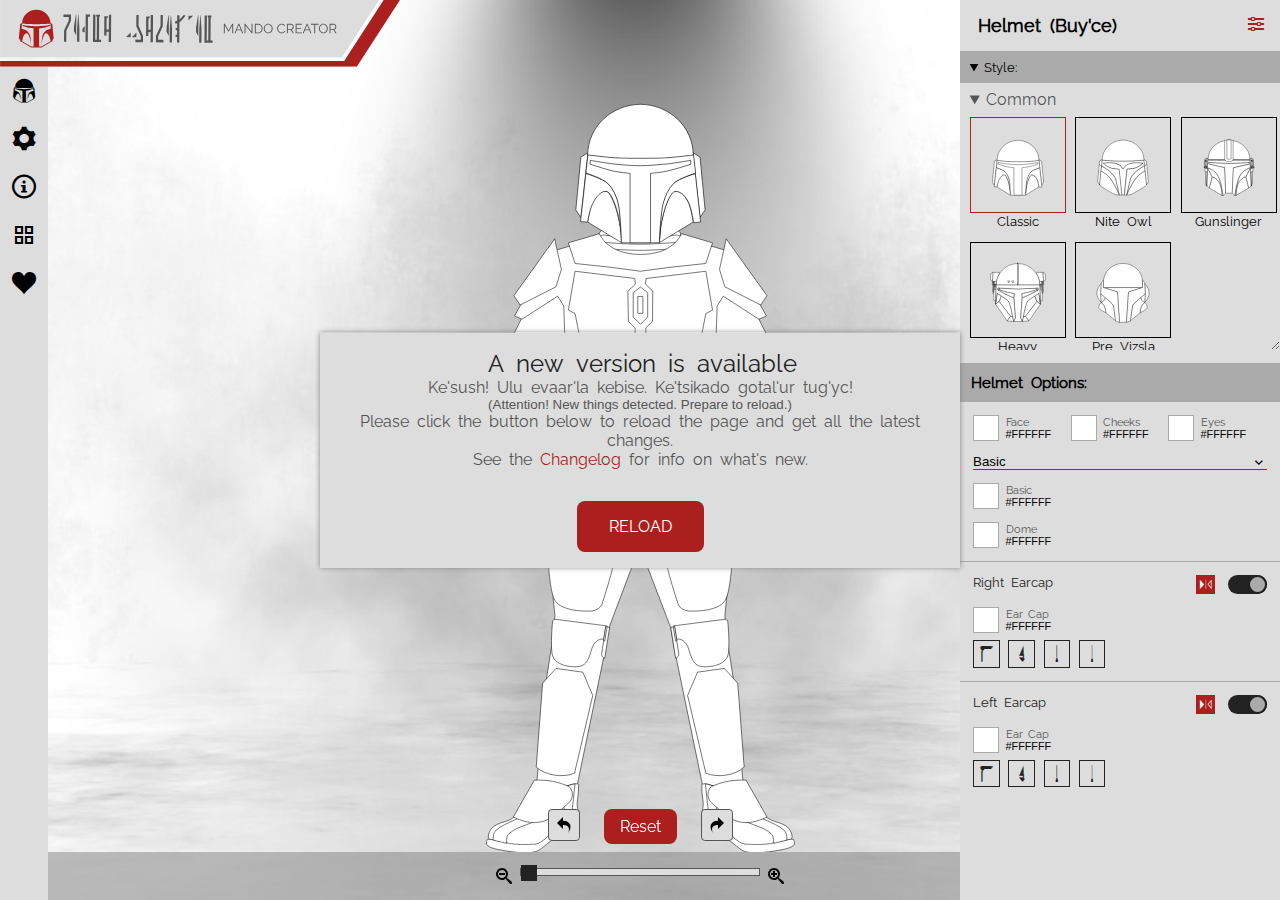
<file: index.html>
<!DOCTYPE html>
<html lang="en">
	<head>
		<meta charset="utf-8" />
		<!-- Google Tag Manager -->
		<script>(function(w,d,s,l,i){w[l]=w[l]||[];w[l].push({'gtm.start': new Date().getTime(),event:'gtm.js'});var f=d.getElementsByTagName(s)[0], j=d.createElement(s),dl=l!='dataLayer'?'&l='+l:'';j.async=true;j.src= 'https://www.googletagmanager.com/gtm.js?id='+i+dl;f.parentNode.insertBefore(j,f); })(window,document,'script','dataLayer','GTM-WDVDR2H');</script>
		<!-- End Google Tag Manager -->
		<!-- Global site tag (gtag.js) - Google Analytics -->
		<script async src="https://www.googletagmanager.com/gtag/js?id=UA-182105390-1"></script>
		<script>
		  window.dataLayer = window.dataLayer || [];
		  function gtag(){if(window.location.hostname!=="mandocreator.com")return;dataLayer.push(arguments);}
		  gtag('js', new Date());
		  gtag('config', 'UA-182105390-1');
		</script>
		<!-- End Google Analytics -->
		<meta http-equiv="x-ua-compatible" content="ie=edge" />
		<meta name="viewport" content="width=device-width, initial-scale=1.0, maximum-scale=1.0, user-scalable=0" />
		<meta name="description" content="Design your custom set of mandalorian Armor, also known as Beskar'gam. Choose from dozens of options, and bring your vision to life! Whether it's for Cosplay or an RPG character, the perfect design is only a few clicks away." />

		<meta property="og:title" content="MandoCreator" />
		<meta property="og:description" content="Design your custom set of mandalorian Armor, also known as Beskar'gam. Choose from dozens of options, and bring your vision to life! Whether it's for Cosplay or an RPG character, the perfect design is only a few clicks away." />
		<meta property="og:url" content="http://www.mandocreator.com/index.html" />
		<meta property="og:image" content="http://www.mandocreator.com/assets/header.jpg" />
		<meta name="twitter:title" content="MandoCreator" />
		<meta name="twitter:description" content="Design your custom set of mandalorian Armor, also known as Beskar'gam. Choose from dozens of options, and bring your vision to life! Whether it's for Cosplay or an RPG character, the perfect design is only a few clicks away." />
		<meta name="twitter:image" content="http://www.mandocreator.com/assets/header.jpg" />
		<meta name="twitter:card" content="summary_large_image" />

		<meta name="keywords" content="MandoCreator,Mando,Creator,Beskar'gam,Armor,Mandalorian,Design,Beskar" />
		<meta name="author" content="Foilrose Studio, Cin Vhetin" />
		<link rel="stylesheet" href="stylesheet.css" />
		<link rel="stylesheet" href="color.css" />
		<link rel="apple-touch-icon" sizes="180x180" href="assets/apple-touch-icon.png" />
		<link rel="icon" type="image/png" sizes="32x32" href="assets/favicon-32x32.png" />
		<link rel="icon" type="image/png" sizes="16x16" href="assets/favicon-16x16.png" />
		<link rel="manifest" href="mandocreator.webmanifest" />
		<link rel="mask-icon" href="assets/safari-pinned-tab.svg" color="#ab1f1f" />
		<meta name="msapplication-TileColor" content="#b91d47" />
		<meta name="theme-color" content="#ffffff" />
		<title>MandoCreator</title>
		<script type="application/ld+json">
		{
			"@context": "https://schema.org",
			"@type": "WebApplication",
			"name": "MandoCreator",
			"applicationCategory": "DesignApplicatioN",
			"browserRequirements": "requires HTML5 support",
			"operatingSystem": "Any",
			"softwareVersion": "3.1",
			"offers": {
				"@type": "Offer",
				"price": "0",
				"priceCurrency": "USD"
			},
			"aggregateRating": {
				"@type": "AggregateRating",
				"ratingValue": "4.5",
				"ratingCount": "130"
			}
		}
		</script>
	</head>
	<body class="light_mode" onload="onload()">
		<noscript><iframe src="https://www.googletagmanager.com/ns.html?id=GTM-WDVDR2H" height="0" width="0" style="display:none;visibility:hidden"></iframe></noscript>
		<nav>
			<svg class="title" viewBox="0 0 420 70"><g id="title"></g></svg>
			<div id="left_nav">
				<span class="nav_icon">&#xE905;</span>
				<div id="parts_list" class="sub_nav">
					<input type="radio" name="parts_list" id="HelmetRadio" value="Helmet (Buy'ce)" onchange="openArmorFolder('Helmet')" checked hidden/>
					<label for="HelmetRadio" class="nav_label"><span class="nav_icon">&#xE905;</span>Helmet (Buy'ce)</label>
					<input type="radio" name="parts_list" id="SoftPartsRadio" value="Flight Suit (Kute)" onchange="openArmorFolder('SoftParts')" hidden/>
					<label for="SoftPartsRadio" class="nav_label"><span class="nav_icon">&#xE907;</span>Flight Suit (Kute)</label>
					<input type="radio" name="parts_list" id="UpperArmorRadio" value="Upper Body" onchange="openArmorFolder('UpperArmor')" hidden/>
					<label for="UpperArmorRadio" class="nav_label"><span class="nav_icon">&#xE908;</span>Upper Body</label>
					<input type="radio" name="parts_list" id="LowerArmorRadio" value="Lower Body" onchange="openArmorFolder('LowerArmor')" hidden/>
					<label for="LowerArmorRadio" class="nav_label"><span class="nav_icon">&#xE906;</span>Lower Body</label>
					<input type="radio" name="parts_list" id="BackRadio" value="Back" onchange="openArmorFolder('Back')" hidden/>
					<label for="BackRadio" class="nav_label"><span class="nav_icon">&#xE904;</span>Back (Norac)</label>
				</div>
				<span class="nav_icon">&#xE921;</span>
				<div id="settings_list" class="sub_nav">
					<input type="radio" name="sex" class="toggle_sex" id="male" checked onchange="Settings.Sex(false)"
					><label for="male" class="label_sex"><span class="nav_icon">&#xe901;</span></label
					><input type="radio" name="sex" class="toggle_sex" id="female" onchange="Settings.Sex(true)"
					><label for="female" class="label_sex"><span class="nav_icon">&#xe902;</span></label>
					<input id="background_upload" type="file" accept="image/*" hidden/>
					<label for="background_upload" class="nav_label"><span class="nav_icon">&#xF03E;</span>Upload Background</label>
					<button id="reset_wrapper" class="nav_label" onclick="Settings.DarkMode(find('color_scheme_picker').checked)"><span class="nav_icon">&#xF021;</span>Reset Background</button>
					<input id="reupload" type="file" accept="image/svg+xml" hidden/>
					<label for="reupload" class="nav_label"><span class="nav_icon">&#xE910;</span>Continue Editing</label>
					<a id="download_svg" class="nav_label" download="MandoCreator.svg" href="/"><span class="nav_icon">&#xE903;</span>Download as SVG</a>
					<a id="download_jpeg" class="nav_label" download="MandoCreator.jpeg" href="/"><span class="nav_icon">&#xE903;</span>Download as JPEG</a>
					<label id="color_scheme_label" for="color_scheme_picker" class="nav_label"><span class="nav_icon">&#xE90F;</span>Toggle Dark/Light</label>
					<input type="checkbox" id="color_scheme_picker" style="opacity:0;" onchange="Settings.DarkMode(this.checked)"/>
				</div>
				<span class="nav_icon">&#xE90E;</span>
				<div class="sub_nav">
					<a id="contact_opener" class="nav_label" href="contact.html">Contact Us</a>
				</div>
				<span class="nav_icon">&#xE920;</span>
				<div class="sub_nav">
					<a id="gallery" class="nav_label" href="gallery/" >Armor Gallery</a>
				</div>
				<span class="nav_icon">&#xE914;</span>
				<div class="sub_nav">
					<a id="donate" class="nav_label" target="_blank" href="https://www.paypal.com/donate?hosted_button_id=TJGV33MFJL26W">Donate</a>
				</div>
			</div>
		</nav>
		<div id="settings" class="settings_column settings_collapsed">
			<button id="settings_toggle" title="Toggle Controls Menu">&#xE900;</button>
			<div id="HelmetOptions" class="folder selected">
				<div class="hidden">
					<h2 class="slide_title">Helmet (Buy'ce)</h2>
					<details open>
					<summary class="option_name">Style:</summary>
					<div id="HelmetTypes" class="armor_types" onchange="UpdateSponsor('Helmet')">
						<details open>
							<summary class="sponsor_title">Common</summary>
							<label class="type_button current_variant">
								<input type="radio" name="helmet" id="Helmet_ClassicRadio">
								<svg viewBox="0 0 80 80" class="preview_icon"><use href="#Helmet_Classic"/></svg>
								Classic
							</label><label class="type_button">
								<input type="radio" name="helmet" id="Helmet_NiteRadio">
								<svg viewBox="0 0 80 80" class="preview_icon"><use href="#Helmet_Nite"/></svg>
								Nite Owl
							</label><label class="type_button">
								<input type="radio" name="helmet" id="Helmet_GunslingerRadio">
								<svg viewBox="0 0 80 80" class="preview_icon"><use href="#Helmet_Gunslinger"/></svg>
								Gunslinger
							</label><label class="type_button">
								<input type="radio" name="helmet" id="Helmet_HeavyRadio">
								<svg viewBox="0 0 80 80" class="preview_icon"><use href="#Helmet_Heavy"/></svg>
								Heavy
							</label><label class="type_button">
								<input type="radio" name="helmet" id="Helmet_Pre-VizslaRadio">
								<svg viewBox="0 0 80 80" class="preview_icon"><use href="#Helmet_Pre-Vizsla"/></svg>
								Pre Vizsla
							</label>
						</details>
						<details open>
							<summary class="sponsor_title">AlterEgoArmory (sponsored):</summary>
							<label class="type_button">
								<input type="radio" name="helmet" id="Helmet_WardenRadio"
								onclick="setSponsor('AlterEgo','https://etsy.me/35mF6Eb');">
								<svg viewBox="0 0 80 80" class="preview_icon"><use href="#Helmet_Warden"/></svg>
								Warden
							</label><label class="type_button">
								<input type="radio" name="helmet" id="Helmet_MatriarchRadio"
								onclick="setSponsor('AlterEgo','https://etsy.me/2GR02cX');">
								<svg viewBox="0 0 80 80" class="preview_icon"><use href="#Helmet_Matriarch"/></svg>
								Matriarch
							</label><label class="type_button">
								<input type="radio" name="helmet" id="Helmet_LiegeRadio"
								onclick="setSponsor('AlterEgo','https://etsy.me/3eSg03d');">
								<svg viewBox="0 0 80 80" class="preview_icon"><use href="#Helmet_Liege"/></svg>
								Liege
							</label><label class="type_button">
								<input type="radio" name="helmet" id="Helmet_GuardianRadio"
								onclick="setSponsor('AlterEgo','https://etsy.me/35mnHvm');">
								<svg viewBox="0 0 80 80" class="preview_icon"><use href="#Helmet_Guardian"/></svg>
								Guardian
							</label>
						</details>
						<details open>
							<summary class="sponsor_title">ModernMando (sponsored)</summary>
							<label class="type_button">
								<input type="radio" name="helmet" id="Helmet_TrackerRadio"
								onclick="setSponsor('ModernMando','https://etsy.me/39yaNwG');">
								<svg viewBox="0 0 80 80" class="preview_icon"><use href="#Helmet_Tracker"/></svg>
								Tracker
							</label><label class="type_button">
								<input type="radio" name="helmet" id="Helmet_Neo-ScoutRadio"
								onclick="setSponsor('ModernMando','https://etsy.me/39KC9zT');">
								<svg viewBox="0 0 80 80" class="preview_icon"><use href="#Helmet_Neo-Scout"/></svg>
								Neo-Scout
							</label>
						</details>
						<details open>
							<summary class="sponsor_title">LoneWolf Customs (sponsored)</summary>
							<label class="type_button">
								<input type="radio" name="helmet" id="Helmet_ExecutionerRadio"
								onclick="setSponsor('Lonewolf', 'https://bit.ly/33YeckM');">
								<svg viewBox="0 0 80 80" class="preview_icon"><use href="#Helmet_Executioner"/></svg>
								Executioner
							</label><label class="type_button">
								<input type="radio" name="helmet" id="Helmet_GruntRadio"
								onclick="setSponsor('Lonewolf', 'https://bit.ly/3wJpWVi');">
								<svg viewBox="0 0 80 80" class="preview_icon"><use href="#Helmet_Grunt"/></svg>
								Grunt
							</label><label class="type_button">
								<input type="radio" name="helmet" id="Helmet_Ursa-WrenRadio"
								onclick="setSponsor('Lonewolf', 'https://bit.ly/39X9R4l');">
								<svg viewBox="0 0 80 80" class="preview_icon"><use href="#Helmet_Ursa-Wren"/></svg>
								Ursa Wren
							</label>
						</details>
						<details open>
							<summary class="sponsor_title">Gedyc Armouries (sponsored)</summary>
							<label class="type_button">
								<input type="radio" name="helmet" id="Helmet_IronsideRadio"
								onclick="setSponsor('Gedyc', 'https://etsy.me/2KPe8gT');">
								<svg viewBox="0 0 80 80" class="preview_icon"><use href="#Helmet_Ironside"/></svg>
								Ironside
							</label>
						</details>
						<details open>
							<summary class="sponsor_title">Mynock's Den (sponsored)</summary>
							<label class="type_button new">
								<input type="radio" name="helmet" id="Helmet_ReconRadio" class="new"
								onclick="setSponsor('Mynock','https://bit.ly/3y6wXQB');">
								<svg viewBox="0 0 80 80" class="preview_icon"><use href="#Helmet_Recon"/></svg>
								Recon
							</label><label class="type_button new">
								<input type="radio" name="helmet" id="Helmet_OperatorRadio" class="new"
								onclick="setSponsor('Mynock','https://bit.ly/3hoYR4g');">
								<svg viewBox="0 0 80 80" class="preview_icon"><use href="#Helmet_Operator"/></svg>
								Operator
							</label><label class="type_button new">
								<input type="radio" name="helmet" id="Helmet_GIRadio" class="new"
								onclick="setSponsor('Mynock','https://bit.ly/3vYgWdu');">
								<svg viewBox="0 0 80 80" class="preview_icon"><use href="#Helmet_GI"/></svg>
								GI
							</label><label class="type_button new">
								<input type="radio" name="helmet" id="Helmet_Shae-VizlaRadio" class="new"
								onclick="setSponsor('Mynock','https://bit.ly/3hrUhSW');">
								<svg viewBox="0 0 80 80" class="preview_icon"><use href="#Helmet_Shae-Vizla"/></svg>
								Shae Vizla
							</label>
						</details>
						<details open>
							<summary class="sponsor_title">Miscellaneous:</summary>
							<label class="type_button">
								<input type="radio" name="helmet" id="Helmet_Budget-BucketRadio"
								onclick="setSponsor('Budget','#');">
								<svg viewBox="0 0 80 80" class="preview_icon"><use href="#Helmet_Budget-Bucket"/></svg>
								Budget
							</label><label class="type_button">
								<input type="radio" name="helmet" id="Helmet_RamikadycRadio">
								<svg viewBox="0 0 80 80" class="preview_icon"><use href="#Helmet_Ramikadyc"/></svg>
								Ramikadyc
							</label><label class="type_button">
								<input type="radio" name="helmet" id="Helmet_McQuarrieRadio">
								<svg viewBox="0 0 80 80" class="preview_icon"><use href="#Helmet_McQuarrie"/></svg>
								McQuarrie
							</label><label class="type_button">
								<input type="radio" name="helmet" id="Helmet_CharismaticRadio">
								<svg viewBox="0 0 80 80" class="preview_icon"><use href="#Helmet_Charismatic"/></svg>
								Charismatic
							</label><label class="type_button">
								<input type="radio" name="helmet" id="Helmet_RCRadio">
								<svg viewBox="0 0 80 80" class="preview_icon"><use href="#Helmet_RC"/></svg>
								Commando
							</label><label class="type_button">
								<input type="radio" name="helmet" id="Helmet_Stalker-MediumRadio">
								<svg viewBox="0 0 80 80" class="preview_icon"><use href="#Helmet_Stalker-Medium"/></svg>
								Stalker (M)
							</label><label class="type_button">
								<input type="radio" name="helmet" id="Helmet_Stalker-LargeRadio">
								<svg viewBox="0 0 80 80" class="preview_icon"><use href="#Helmet_Stalker-Large"/></svg>
								Stalker (L)
							</label><label class="type_button">
								<input type="radio" name="helmet" id="Helmet_AssassinRadio">
								<svg viewBox="0 0 80 80" class="preview_icon"><use href="#Helmet_Assassin"/></svg>
								Assassin
							</label><label class="type_button">
								<input type="radio" name="helmet" id="Helmet_NeoRadio">
								<svg viewBox="0 0 80 80" class="preview_icon"><use href="#Helmet_Neo"/></svg>
								Neo-Crusader
							</label>
						</details>
					</div>
					</details>
				</div>
				<div class="folder_content">
					<div id="HelmetColors" class="slide_content"></div>
					<div id="Mask-Of-MandalorColors" class="slide_content" onclick="showRoll('Neo')"></div>
				</div>
				<div class="sponsors" style="position: relative">
					<button class="close_sponsors" style="display:none" onclick="UpdateSponsor('Helmet');">X</button>
					<a id="AlterEgo" class="sponsor_link" target="_blank" href="#" style="display:none"><img width="100%" alt="Buy this Helmet from AlterEgoArmory"/></a>
					<a id="ModernMando" class="sponsor_link" target="_blank" href="#" style="display:none"><img width="100%" alt="Buy this Helmet from Modernmando"/></a>
					<a id="Lonewolf" class="sponsor_link" target="_blank" href="#" style="display:none"><img width="100%" alt="Buy this Helmet from LonewolfCustoms"/></a>
					<a id="Gedyc" class="sponsor_link" target="_blank" href="#" style="display:none"><img width="100%" alt="Buy this Helmet from GedycArmouries"/></a>
					<a id="Mynock" class="sponsor_link" target="_blank" href="#" style="display:none"><img width="100%" alt="Buy this Helmet from Mynock's Den"/></a>
					<a id="Budget" class="sponsor_link" style="display:none" onclick="showRoll('Bucket')"><img width="100%" alt="Buy this Helmet from your local hardware store"/></a>
				</div>
			</div>
			<div id="UpperArmorOptions" class="folder overview">
				<div class="folder_head hidden">
					<h2 class="slide_title">Upper Body</h2>
					<details open>
						<summary class="option_name">Style:</summary>
						<div id="ChestTypes" class="armor_types">
							<label class="type_button current_variant">
								<input type="radio" name="chest" id="Chest_ClassicRadio">
								<svg viewBox="42 60 85 85" class="preview_icon"><use href="#Chest_Classic"/></svg>
								Classic
							</label><label class="type_button">
								<input type="radio" name="chest" id="Chest_LegacyRadio">
								<svg viewBox="42 60 85 85" class="preview_icon"><use href="#Chest_Legacy"/></svg>
								Legacy
							</label><label class="type_button">
								<input type="radio" name="chest" id="Chest_HeavyRadio">
								<svg viewBox="42 60 85 85" class="preview_icon"><use href="#Chest_Heavy"/></svg>
								Heavy
							</label><label class="type_button">
								<input type="radio" name="chest" id="Chest_Gunslinger-MK1Radio">
								<svg viewBox="42 60 85 85" class="preview_icon"><use href="#Chest_Gunslinger-MK1"></use></svg>
								Gunslinger v1
							</label><label class="type_button">
								<input type="radio" name="chest" id="Chest_GunslingerRadio">
								<svg viewBox="42 60 85 85" class="preview_icon"><use href="#Chest_Gunslinger"/></svg>
								Gunslinger v2
							</label><label class="type_button">
								<input type="radio" name="chest" id="Chest_GalaxyRadio">
								<svg viewBox="42 60 85 85" class="preview_icon"><use href="#Chest_Galaxy"/></svg>
								Galaxy
							</label>
						</div>
					</details>
					<p class="option_name">Parts:</p>
				</div>
				<div class="folder_content">
					<div class="slide">
						<button class="slide_toggle hidden">
							<div class="toggle_text">
								<p class="parent_title">Upper Body</p>
								<p>Neck (Ghet'bur)</p>
							</div>
						</button>
						<div id="CollarColors" class="slide_content"></div>
						<div id="Neck-ArmorColors" class="slide_content"></div>
					</div>
					<div class="slide">
						<button class="slide_toggle hidden">
							<div class="toggle_text">
								<p class="parent_title">Upper Body</p>
								<p>Chest Attachments</p>
							</div>
						</button>
						<div id="Chest-AttachmentsColors" class="slide_content"></div>
					</div>
					<div class="slide">
						<button class="slide_toggle hidden">
							<div class="toggle_text">
								<p class="parent_title">Upper Body</p>
								<p>Chest (Hal'cabur)</p>
							</div>
						</button>
						<div id="Full-ChestColors" class="slide_content"></div>
						<div id="Right-ChestColors" class="slide_content"></div>
						<div id="Left-ChestColors" class="slide_content"></div>
					</div>
					<div class="slide">
						<button class="slide_toggle hidden">
							<div class="toggle_text">
								<p class="parent_title">Upper Body</p>
								<p>Iron Heart (Kar'ta Beskar)</p>
							</div>
						</button>
						<div id="Iron-HeartColors" class="slide_content"></div>
					</div>
					<div class="slide">
						<button class="slide_toggle hidden">
							<div class="toggle_text">
								<p class="parent_title">Upper Body</p>
								<p>Abdomen (Shar'tas)</p>
							</div>
						</button>
						<div id="AbdomenColors" class="slide_content"></div>
					</div>
					<div class="slide">
						<button class="slide_toggle hidden">
							<div class="toggle_text">
								<p class="parent_title">Upper Body</p>
								<p>Shoulders (Bes'mabur)</p>
							</div>
						</button>
						<div id="Right-ShoulderColors" class="slide_content"></div>
						<div id="Left-ShoulderColors" class="slide_content"></div>
					</div>
					<div class="slide">
						<button class="slide_toggle hidden">
							<div class="toggle_text">
								<p class="parent_title">Upper Body</p>
								<p>Biceps (Irud'cabur)</p>
							</div>
						</button>
						<div id="Right-BicepsColors" class="slide_content"></div>
						<div id="Left-BicepsColors" class="slide_content"></div>
					</div>
					<div class="slide">
						<button class="slide_toggle hidden">
							<div class="toggle_text">
								<p class="parent_title">Upper Body</p>
								<p>Gauntlets (Kom'rk)</p>
							</div>
						</button>
						<div id="Right-GauntletsColors" class="slide_content"></div>
						<div id="Left-GauntletsColors" class="slide_content"></div>
					</div>
				</div>
			</div>
			<div id="SoftPartsOptions" class="folder">
				<div class="hidden">
					<h2 class="slide_title">Flight Suit (Kute)</h2>
				</div>
				<div class="folder_content">
					<div id="Right-GloveColors" class="slide_content"></div>
					<div id="Left-GloveColors" class="slide_content"></div>
					<div id="SuitColors" class="slide_content"></div>
					<div id="BootsColors" class="slide_content"></div>
				</div>
			</div>
			<div id="LowerArmorOptions" class="folder overview">
				<div class="folder_head hidden">
					<h2 class="slide_title">Lower Body</h2>
					<p class="option_name">Parts:</p>
				</div>
				<div class="folder_content">
					<div class="slide">
						<button class="slide_toggle hidden">
							<div class="toggle_text">
								<p class="parent_title">Lower Body</p>
								<p>Waist</p>
							</div>
						</button>
						<div id="BeltColors" class="slide_content"></div>
						<div id="Under-BeltColors" class="slide_content"></div>
						<div id="AccessoriesColors" class="slide_content"></div>
					</div>
					<div class="slide">
						<button class="slide_toggle hidden">
							<div class="toggle_text">
								<p class="parent_title">Lower Body</p>
								<p>Groin (Ven'cabur)</p>
							</div>
						</button>
						<div id="GroinColors" class="slide_content"></div>
					</div>
					<div class="slide">
						<button class="slide_toggle hidden">
							<div class="toggle_text">
								<p class="parent_title">Lower Body</p>
								<p>Thighs (Motun'bur)</p>
							</div>
						</button>
						<div id="Right-ThighColors" class="slide_content"></div>
						<div id="Left-ThighColors" class="slide_content"></div>
					</div>
					<div class="slide">
						<button class="slide_toggle hidden">
							<div class="toggle_text">
								<p class="parent_title">Lower Body</p>
								<p>Knees (Bes'lovik)</p>
							</div>
						</button>
						<div id="Right-KneeColors" class="slide_content"></div>
						<div id="Left-KneeColors" class="slide_content"></div>
					</div>
					<div class="slide">
						<button class="slide_toggle hidden">
							<div class="toggle_text">
								<p class="parent_title">Lower Body</p>
								<p>Shins (Tadun'bur)</p>
							</div>
						</button>
						<div id="Right-ShinColors" class="slide_content"></div>
						<div id="Left-ShinColors" class="slide_content"></div>
					</div>
					<div class="slide">
						<button class="slide_toggle hidden">
							<div class="toggle_text">
								<p class="parent_title">Lower Body</p>
								<p>Foot (Cetar'bur)</p>
							</div>
						</button>
						<div id="Right-AnkleColors" class="slide_content"></div>
						<div id="Left-AnkleColors" class="slide_content"></div>
						<div id="Right-ToeColors" class="slide_content"></div>
						<div id="Left-ToeColors" class="slide_content"></div>
					</div>
				</div>
			</div>
			<div id="BackOptions" class="folder">
				<div class="hidden">
					<h2 class="slide_title">Back (Norac)</h2>
				</div>
				<div class="folder_content">
					<div class="slide_content" id="CapeColors"></div>
				</div>
			</div>
		</div>
		<div class="picker_wrapper" id="picker" tabindex="0" style="visibility: hidden;">
			<div class="info"> a swatch to save your color</div>
			<div class="picker_palette">
				<button class="palette_icon" /> <button class="palette_icon" />
				<button class="palette_icon" /> <button class="palette_icon" />
				<button class="palette_icon" /> <button class="palette_icon" />
				<button class="palette_icon" /> <button class="palette_icon" />
			</div>
			<div class="picker_main">
				<div class="picker_hue">
					<div class="picker_selector"></div>
				</div>
				<div class="picker_sl">
					<div class="picker_selector"></div>
				</div>
			</div>
			<div class="picker_bottom">
				<input type="text" class="picker_editor" aria_label="Type a Color name or Hexadecimal code"
				/><button class="picker_done">Okay</button>
			</div>
		</div>
		<main id="main" class="image_column">
			<svg id="Body"> </svg>
		</main>
		<video id="rickroll" style="display:none" autoplay onended="this.style.display='none'"></video>
		<form id="reload" style="display:none">
			<legend>A new version is available</legend>
			<div class="version_info">
				<p>Ke'sush! Ulu evaar'la kebise. Ke'tsikado gotal'ur tug'yc!</p>
				<p class="detail">(Attention! New things detected. Prepare to reload.)</p>
			</div>
			<div class="version_info">
				<p>Please click the button below to reload the page and get all the latest changes.</p>
				<p>See the <a href="contact.html#changelog" class="credit_link">Changelog</a> for info on what's new.</p>
			</div>
			<button class="submit">RELOAD</button>
		</form>

		<footer>
			<span>
				<button class="undo_redo" onclick="Change.undo(0)">&#xe91f;</button>
				<button class="reset" onclick="reset()">Reset</button>
				<button class="undo_redo" style="transform:scale(-1,1);" onclick="Change.undo(1)">&#xe91f;</button>
			</span>
			<div class="zoom_wrapper">
					<span class="zoom_icon" onclick="zoomInOut(-10)">&#xe916;</span
					><input id="zoom" type="range" min="100" max="300" value="100" oninput="zoom(this.value)" /
					><span class="zoom_icon" onclick="zoomInOut(10)">&#xe917;</span>
			</div>
		</footer>
		<div style="display:none">
			<canvas id="canvas" height="720" width="1280"></canvas>
			<video id="kote" autoplay></video>
		</div>
		<script src="color.js"></script>
		<script src="FileIO.js"></script>
		<script src="editor.js"></script>
	</body>
</html>
</file>
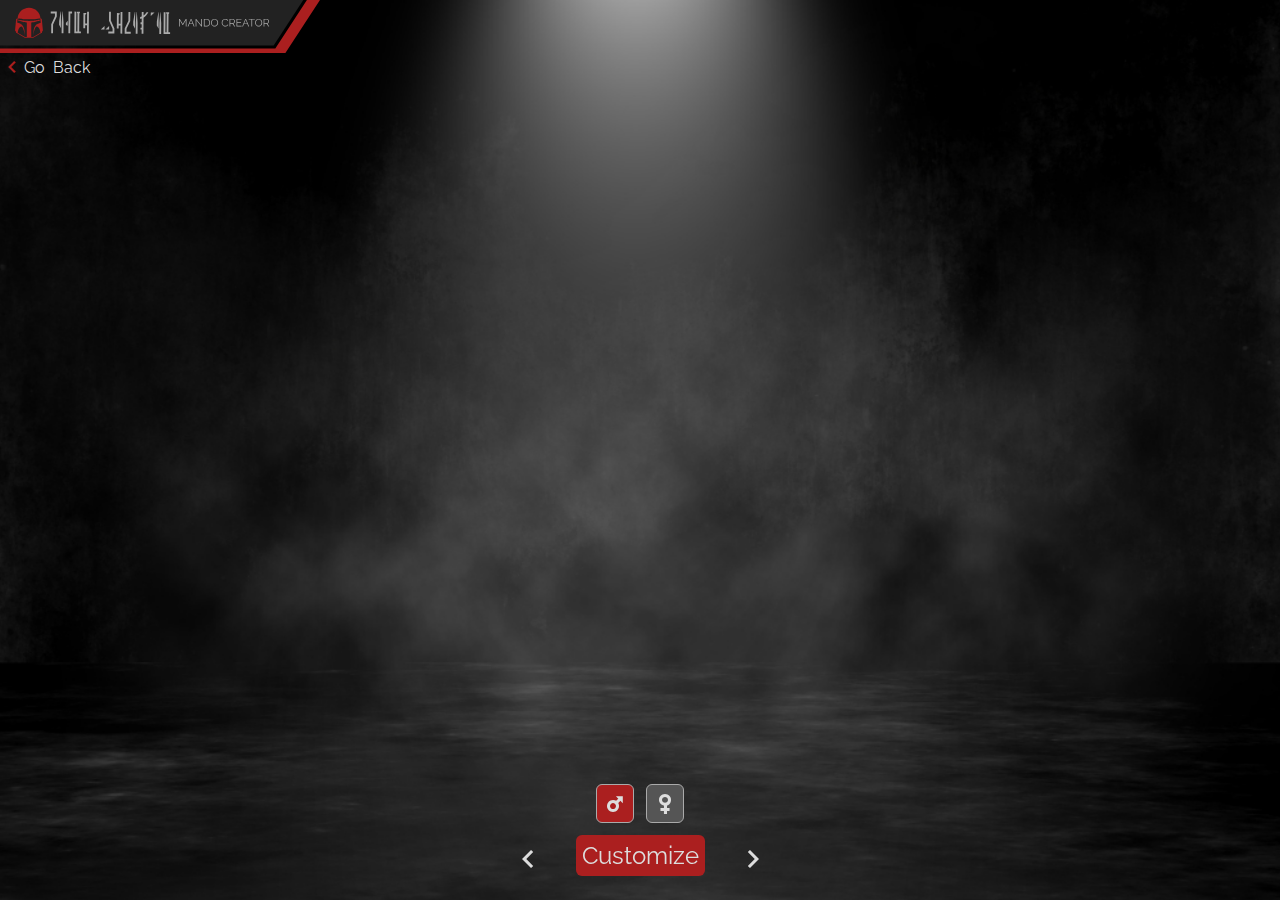
<file: gallery/index.html>
<!DOCTYPE html>
<html lang="en">
	<head>
		<meta charset="utf-8" />
		<meta http-equiv="x-ua-compatible" content="ie=edge" />
		<meta name="viewport" content="width=device-width, initial-scale=1.0, maximum-scale=1.0,user-scalable=0" />
		<meta name="description" content="Find inspiration for your next kit of Mandalorian Armor, also known as Beskar'gam. Pick one of several amazing, user-provided designs, and continue customizing it to your liking on MandoCreator." />

		<meta property="og:title" content="MandoCreator Gallery" />
		<meta property="og:description" content="Find inspiration for your next kit of Mandalorian Armor, also known as Beskar'gam. Pick one of several amazing, user-provided designs, and continue customizing it to your liking on MandoCreator." />
		<meta property="og:url" content="http://www.mandocreator.com/index.html" />
		<meta property="og:image" content="http://www.mandocreator.com/assets/header.jpg" />
		<meta name="twitter:title" content="MandoCreator Gallery" />
		<meta name="twitter:description" content="Find inspiration for your next kit of Mandalorian Armor, also known as Beskar'gam. Pick one of several amazing, user-provided designs, and continue customizing it to your liking on MandoCreator." />
		<meta name="twitter:image" content="http://www.mandocreator.com/assets/header.jpg" />
		<meta name="twitter:card" content="summary_large_image" />

		<meta name="keywords" content="MandoCreator,Mando,Creator,Beskar'gam,Armor,Mandalorian,Design,Beskar,Gallery" />
		<meta name="author" content="Foilrose Studio, Cin Vhetin" />
		<link rel="apple-touch-icon" sizes="180x180" href="../assets/apple-touch-icon.png" />
		<link rel="icon" type="image/png" sizes="32x32" href="../assets/favicon-32x32.png" />
		<link rel="icon" type="image/png" sizes="16x16" href="../assets/favicon-16x16.png" />
		<link rel="manifest" href="../mandocreator.webmanifest" />
		<link rel="mask-icon" href="../assets/safari-pinned-tab.svg" color="#ab1f1f" />
		<meta name="msapplication-TileColor" content="#b91d47" />
		<meta name="theme-color" content="#ffffff" />
		<title>MandoCreator Gallery</title>
		<style>
			@font-face {
				font-family: 'icomoon';
				src: url('/fonts/icomoon.eot');
				src: url('/fonts/icomoon.eot#iefix') format('embedded-opentype'),
				     url('/fonts/icomoon.ttf') format('truetype'),
				     url('/fonts/icomoon.woff') format('woff'),
				     url('/fonts/icomoon.svg#icomoon') format('svg');
				font-weight: normal;
				font-style: normal;
				font-display: block;
			}
			@font-face {
				font-family: 'Raleway';
				src:	local("Raleway"),
					url('/fonts/Raleway.ttf') format('truetype');
				font-weight: normal;
				font-style: normal;
				font-display: block;
			}
			html {
				height: 100%;
				width: 100%;
			}
			body {
				height: 100%;
				margin: 0;
				background: url(../assets/fog-small.jpg) no-repeat center;
				background-color: #222;
				background-size: cover;
				font-family: 'icomoon', 'Raleway', Verdana, sans-serif;
				color: #DDD;
			}
			nav {
				position: absolute;
				width: 20em;
				max-width: 100%;
				z-index: 1;
			}
			.return {
				display: block;
				color: inherit;
				text-decoration: none;
			}
			.icon {
				color: #AB1F1F;
				font-size: x-large;
				vertical-align: sub;
			}
			main::-webkit-scrollbar {
				display: none;
			}
			main {
				height: 100%;
				overflow: auto hidden;
				white-space: nowrap;
				-ms-overflow-style: none;
				scrollbar-width: none;
				scroll-snap-type: x mandatory;
			}
			main::before,
			main::after {
				content: "";
				width: 50vw;
				display: inline-block;
			}
			svg {
				height: 100%;
				opacity: 30%;
				scroll-snap-align: center;
				stroke: black;
				stroke-width: 2px;
				fill-rule: evenodd;
			}
			.primary {
				opacity: 1;
			}
			footer {
				position: fixed;
				bottom: 0;
				width: 100%;
				padding-bottom: 1em;
				text-align: center;
				font-size: x-large;
			}
			.toggle_sex {
				opacity: 0;
				position: absolute;
			}
			.label_sex {
				margin: 0.5em 0.25em;
				padding: 0.25em;
				display: inline-block;
				border: #AAA solid 1px;
				border-radius: 0.25em;
				background: #555;
				cursor: pointer;
			}
			:checked + .label_sex {
				background: #AB1F1F;
			}
			button {
				border: none;
				cursor: pointer;
				color: inherit;
				font: inherit;
			}
			.next_armor {
				padding: 0 0.5em;
				background: none;
				font-size: 1.5em;
				vertical-align: bottom;
			}
			.next_armor:focus {
				color: #AB1F1F;
			}
			.main_button {
				margin: 0 0.5em;
				padding: 0.25em;
				background: #ab1f1f;
				border-radius: 0.25em;
			}
			.main_button:focus {
				background: #801717;
			}
		</style>
	</head>
	<script>
		"use strict";
		function loadSW() {
			var nsw = navigator.serviceWorker;
			if (!nsw)
				return;
			//nsw.register("../sw.js");
		}
	</script>
	<body onload="loadSW()">
		<nav>
			<img width="100%" src="../images/LogoDark.svg" alt="MandoCreator Logo"/>
			<a class="return" href="../index.html"><span class="icon">&#xE90B;</span>Go Back</a>
		</nav>
		<main id="gallery">
			<svg viewBox="50 0 1700 3300" title="Ara"><use alt="Ara" href="./wrapper_male.svg#Ara.svg"></use></svg>
			<svg viewBox="50 0 1700 3300" title="Beskar_Akaan" class="primary"><use alt="Beskar_Akaan" href="./wrapper_male.svg#Beskar_Akaan.svg"></use></svg>
			<svg viewBox="50 0 1700 3300" title="Boba"><use alt="Boba" href="./wrapper_male.svg#Boba.svg"></use></svg>
			<svg viewBox="50 0 1700 3300" title="BoldOne"><use alt="BoldOne" href="./wrapper_male.svg#BoldOne.svg"></use></svg>
			<svg viewBox="50 0 1700 3300" title="Cardboardalorian"><use alt="Cardboardalorian" href="./wrapper_male.svg#Cardboardalorian.svg"></use></svg>
			<svg viewBox="50 0 1700 3300" title="Commando"><use alt="Commando" href="./wrapper_male.svg#Commando.svg"></use></svg>
			<svg viewBox="50 0 1700 3300" title="Din"><use alt="Din" href="./wrapper_male.svg#Din.svg"></use></svg>
			<svg viewBox="50 0 1700 3300" title="Eao"><use alt="Eao" href="./wrapper_male.svg#Eao.svg"></use></svg>
			<svg viewBox="50 0 1700 3300" title="Freyatos"><use alt="Freyatos" href="./wrapper_male.svg#Freyatos.svg"></use></svg>
			<svg viewBox="50 0 1700 3300" title="Glorious"><use alt="Glorious" href="./wrapper_male.svg#Glorious.svg"></use></svg>
			<svg viewBox="50 0 1700 3300" title="Hunter"><use alt="Hunter" href="./wrapper_male.svg#Hunter.svg"></use></svg>
			<svg viewBox="50 0 1700 3300" title="Iluv-1"><use alt="Iluv-1" href="./wrapper_male.svg#Iluv-1.svg"></use></svg>
			<svg viewBox="50 0 1700 3300" title="Iluv-2"><use alt="Iluv-2" href="./wrapper_male.svg#Iluv-2.svg"></use></svg>
			<svg viewBox="50 0 1700 3300" title="Jango"><use alt="Jango" href="./wrapper_male.svg#Jango.svg"></use></svg>
			<svg viewBox="50 0 1700 3300" title="Krix"><use alt="Krix" href="./wrapper_male.svg#Krix.svg"></use></svg>
			<svg viewBox="50 0 1700 3300" title="Lear"><use alt="Lear" href="./wrapper_male.svg#Lear.svg"></use></svg>
			<svg viewBox="50 0 1700 3300" title="Marine"><use alt="Marine" href="./wrapper_male.svg#Marine.svg"></use></svg>
			<svg viewBox="50 0 1700 3300" title="Maritime"><use alt="Maritime" href="./wrapper_male.svg#Maritime.svg"></use></svg>
			<svg viewBox="50 0 1700 3300" title="McQ"><use alt="McQ" href="./wrapper_male.svg#McQ.svg"></use></svg>
			<svg viewBox="50 0 1700 3300" title="Miit"><use alt="Miit" href="./wrapper_male.svg#Miit.svg"></use></svg>
			<svg viewBox="50 0 1700 3300" title="Mirshko"><use alt="Mirshko" href="./wrapper_male.svg#Mirshko.svg"></use></svg>
			<svg viewBox="50 0 1700 3300" title="Neo"><use alt="Neo" href="./wrapper_male.svg#Neo.svg"></use></svg>
			<svg viewBox="50 0 1700 3300" title="Nih"><use alt="Nih" href="./wrapper_male.svg#Nih.svg"></use></svg>
			<svg viewBox="50 0 1700 3300" title="Niner"><use alt="Niner" href="./wrapper_male.svg#Niner.svg"></use></svg>
			<svg viewBox="50 0 1700 3300" title="Ornate"><use alt="Ornate" href="./wrapper_male.svg#Ornate.svg"></use></svg>
			<svg viewBox="50 0 1700 3300" title="Pilot-1"><use alt="Pilot-1" href="./wrapper_male.svg#Pilot-1.svg"></use></svg>
			<svg viewBox="50 0 1700 3300" title="Pilot-2"><use alt="Pilot-2" href="./wrapper_male.svg#Pilot-2.svg"></use></svg>
			<svg viewBox="50 0 1700 3300" title="Portal"><use alt="Portal" href="./wrapper_male.svg#Portal.svg"></use></svg>
			<svg viewBox="50 0 1700 3300" title="Prudii"><use alt="Prudii" href="./wrapper_male.svg#Prudii.svg"></use></svg>
			<svg viewBox="50 0 1700 3300" title="Quarrie"><use alt="Quarrie" href="./wrapper_male.svg#Quarrie.svg"></use></svg>
			<svg viewBox="50 0 1700 3300" title="Rae"><use alt="Rae" href="./wrapper_male.svg#Rae.svg"></use></svg>
			<svg viewBox="50 0 1700 3300" title="Razda_Ruur"><use alt="Razda_Ruur" href="./wrapper_male.svg#Razda_Ruur.svg"></use></svg>
			<svg viewBox="50 0 1700 3300" title="Shrek"><use alt="Shrek" href="./wrapper_male.svg#Shrek.svg"></use></svg>
			<svg viewBox="50 0 1700 3300" title="Sr2z"><use alt="Sr2z" href="./wrapper_male.svg#Sr2z.svg"></use></svg>
			<svg viewBox="50 0 1700 3300" title="Teal"><use alt="Teal" href="./wrapper_male.svg#Teal.svg"></use></svg>
			<svg viewBox="50 0 1700 3300" title="Xeno"><use alt="Xeno" href="./wrapper_male.svg#Xeno.svg"></use></svg>
		</main>
		<footer>
			<form action="../index.html" method="GET">
				<input type="text" id="preset" name="preset" style="display:none" />
				<div>
					<input type="radio" id="male" class="toggle_sex" name="sex" value="0" checked onchange="Gallery.sex = false"
					/><label for="male" class="label_sex">&#xe901;</label
					><input type="radio" id="female" class="toggle_sex" name="sex" value="1" onchange="Gallery.sex = true"
					/><label for="female" class="label_sex">&#xe902;</label>
				</div>
				<button type="button" class="next_armor" onclick="Gallery.shift--">&#xe90b;</button
				><button type="submit" class="main_button">Customize</button
				><button type="button" class="next_armor" onclick="Gallery.shift++">&#xe90c;</button>
			</form>
		</footer>
	</body>
	<script>
	function find(st) {
		return document.getElementById(st);
	}
	function ArmorGallery (isFemale) {
		var gallery = find("gallery");
		var svgs = gallery.children;
		var all = gallery.getElementsByTagName("use");
		var input = find("preset");

		var index = 0;
		var width = svgs[0].clientWidth;
		var GallerySkeleton = {
			set sex (female) {
				var needle, replace;
				if (female) {
					needle = "male";
					replace = "female";
				} else {
					needle = "female";
					replace = "male";
				}
				for (var i = 0; i < all.length; i++) {
					var href = all[i].getAttribute("href");
					href = href.replace(needle, replace);
					all[i].setAttribute("href", href);
				}
			},
			get target () {
				for (var i = 0; i < svgs.length; i++)
					if (svgs[i].getAttribute("class") == "primary")
						return svgs[i];
			},
			set target (value) {
				var t = this.target;
				if (t === value)
					return;
				else if (t) {
					t.removeAttribute("class");
				}
				value.setAttribute("class", "primary");
				var use = value.firstElementChild;
				var href = use.getAttribute("href");
				input.value = href.replace(/.*#/,"gallery/raw/");
			},
			get shift () {
				return index;
			},
			set shift (value) {
				if (value < 0)
					value = 0;
				else if (value >= svgs.length)
					value = svgs.length - 1;
				index = value;
				if (fromScroll)
					this.target = svgs[this.shift];
				else
					gallery.scroll( {
						left: (this.shift + 0.5)*width,
						behavior: "smooth"
					});
			}
		};
		GallerySkeleton.sex = isFemale;
		GallerySkeleton.shift = 0;

		var fromScroll = false;
		gallery.scroll(0,0);
		gallery.addEventListener("scroll", function (event) {
			var index = Math.round(this.scrollLeft/width-1/2);
			fromScroll = true;
			GallerySkeleton.shift = index;
			fromScroll = false;
		});
		window.addEventListener("resize", function () {
			width = svgs[0].clientWidth;
			var pos = (index + 1/2)*width;
			gallery.scroll({left: pos, behavior: "smooth"});
		});
		return GallerySkeleton;
	}
	var female = find("female");
	var Gallery = new ArmorGallery(female.checked);
	</script>
</html>
</file>
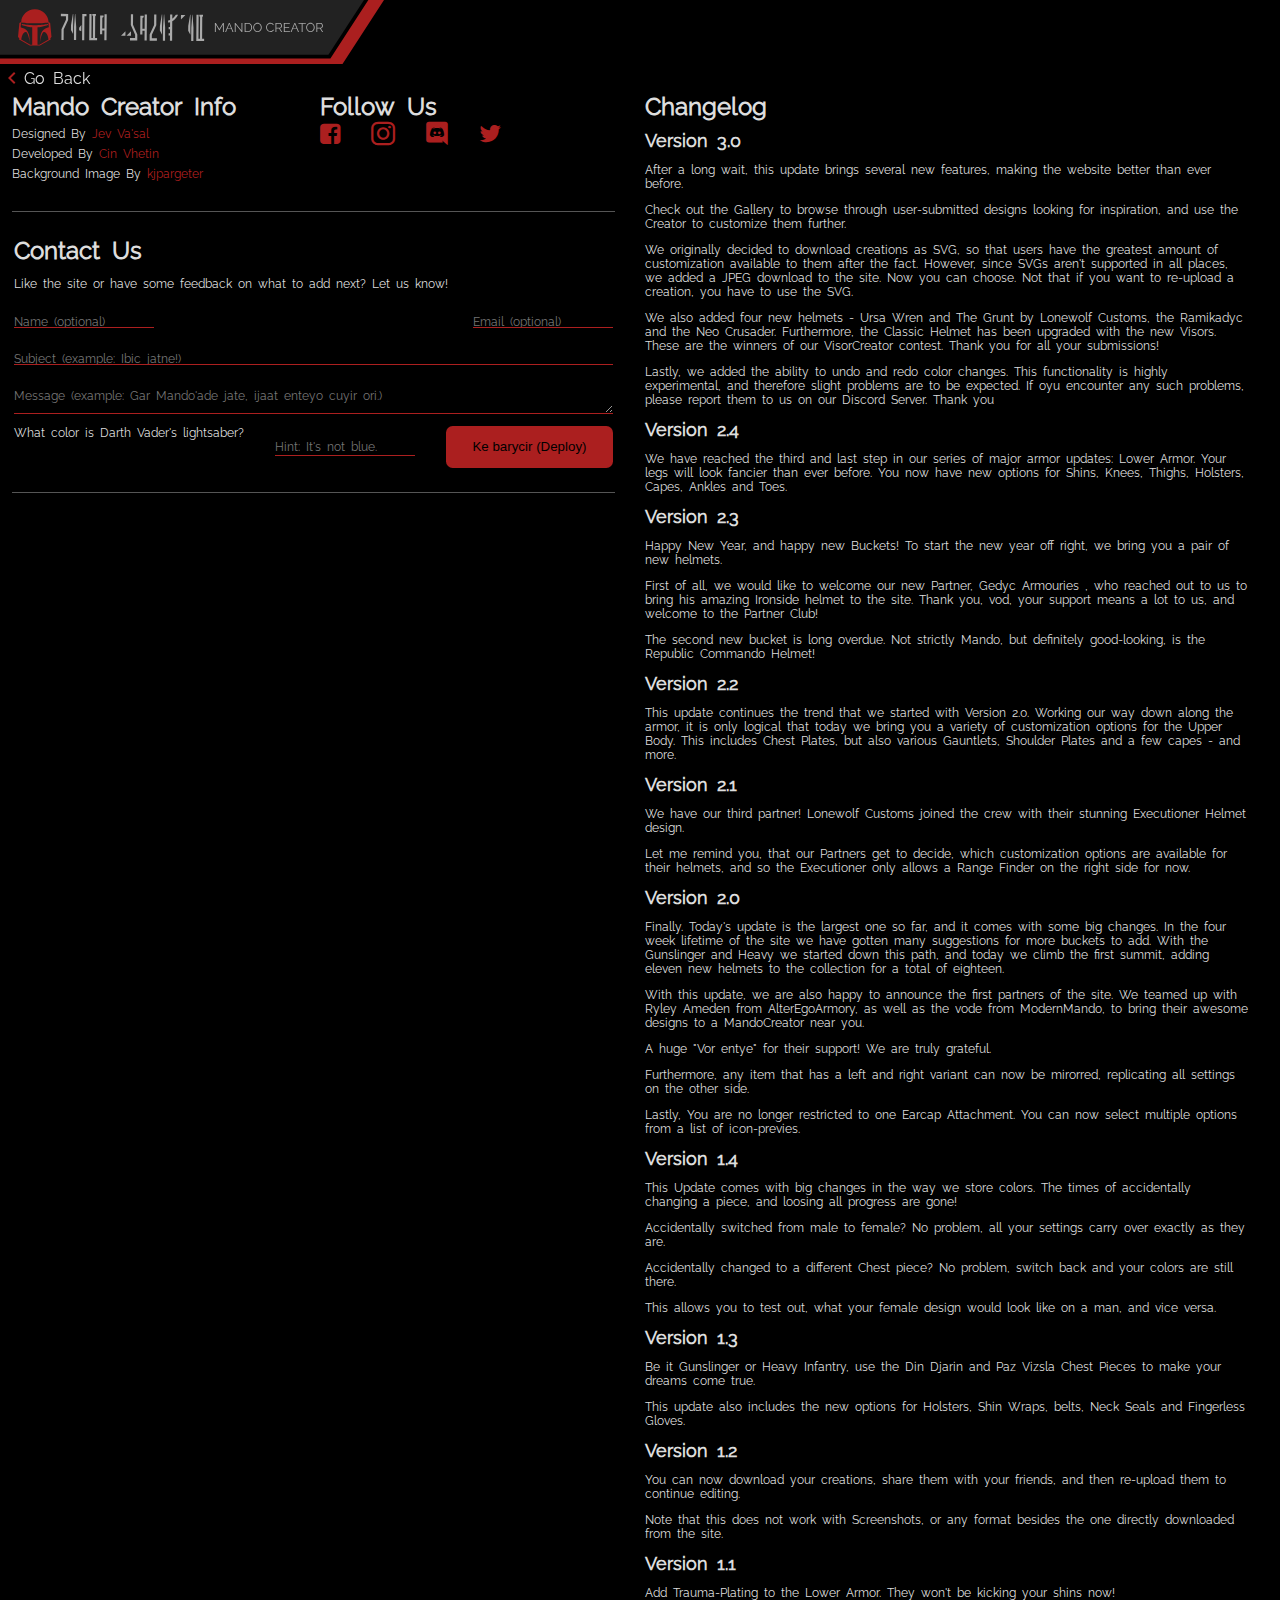
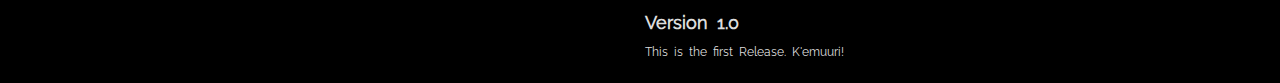
<file: contact.html>
<!DOCTYPE html>
<html lang="en">
	<head>
		<meta charset="utf-8" />
		<meta http-equiv="x-ua-compatible" content="ie=edge" />
		<meta name="viewport" content="width=device-width, initial-scale=1.0" />
		<meta name="description" content="Contact the MandoCreator team with any questions or suggestions or feedback you might have. We love hearing from our users." />

		<meta property="og:title" content="Contact Mando Creator" />
		<meta property="og:description" content="Contact the MandoCreator team with any questions or suggestions or feedback you might have. We love hearing from our users." />
		<meta property="og:url" content="http://www.mandocreator.com/contact.html" />
		<meta property="og:image" content="http://www.mandocreator.com/assets/header.jpg" />
		<meta name="twitter:title" content="Contact Mando Creator" />
		<meta name="twitter:description" content="Contact the MandoCreator team with any questions or suggestions or feedback you might have. We love hearing from our users." />
		<meta name="twitter:image" content="http://www.mandocreator.com/assets/header.jpg" />
		<meta name="twitter:card" content="summary_large_image" />

		<meta name="keywords" content="MandoCreator,Mando,Creator,Beskar'gam,Armor,Mandalorian,Design,Beskar,Contact" />
		<meta name="author" content="Foilrose Studio, Cin Vhetin" />
		<link rel="apple-touch-icon" sizes="180x180" href="assets/apple-touch-icon.png" />
		<link rel="icon" type="image/png" sizes="32x32" href="assets/favicon-32x32.png" />
		<link rel="icon" type="image/png" sizes="16x16" href="assets/favicon-16x16.png" />
		<link rel="mask-icon" href="assets/safari-pinned-tab.svg" color="#ab1f1f" />
		<title>Contact Mando Creator</title>
		<style>
			@font-face {
				font-family: 'icomoon';
				src: url('fonts/icomoon.eot');
				src: url('fonts/icomoon.eot#iefix') format('embedded-opentype'),
				     url('fonts/icomoon.ttf') format('truetype'),
				     url('fonts/icomoon.woff') format('woff'),
				     url('fonts/icomoon.svg#icomoon') format('svg');
				font-weight: normal;
				font-style: normal;
				font-display: block;
			}

			@font-face {
				font-display: swap;
				font-family: 'Raleway';
				src:	local("Raleway"),
					url('fonts/Raleway.ttf') format('truetype');
				font-weight: normal;
				font-style: normal;
				font-display: block;
			}

			body {
				margin: 0;
				color: #DDD;
				background: black;
				font-family: 'icomoon', 'Raleway', Verdana, sans-serif;
			}

			nav {
				position: fixed;
				height: 4em;
			}

			.return {
				display: block;
				color: inherit;
				text-decoration: none;
			}

			.icon {
				color: #AB1F1F;
				font-size: x-large;
				vertical-align: sub;
			}

			main {
				font-size: 0.75em;
				padding: 1em 0;
			}

			.separator {
				padding-bottom: 1em;
				margin-bottom: 2em;
				border-bottom: solid 1px #555;
			}

			h1 {
				margin: 0;
			}

			.credits {
				display: inline-block;
				min-width: 50%;
			}

			.credit {
				margin: 0.5em 0;
			}

			.credit_link {
				color: #AB1F1F;
				text-decoration: none;
			}

			.socials {
				display: inline-block;
				vertical-align: top;
			}

			.social {
				margin-right: 1em;
				text-decoration: none;
				color: #AB1F1F;
				font-size: x-large;
			}

			fieldset {
				display: flex;
				padding: 0;
				flex-wrap: wrap;
				justify-content: space-between;
				border: none;
			}

			input,
			textarea {
				color: inherit;
				font: inherit;
				padding: 0;
				margin: 1em 0;
				background: none;
				border: none 1px #AB1F1F;
				border-bottom-style: solid;
			}

			.narrow_input {
				max-width: 48%;
			}

			.wide_input {
				width: 100%;
			}

			textarea {
				color: inherit;
				font: inherit;
				width: 100%;
				resize: vertical;
			}


			button {
				cursor: pointer;
				padding: 1em 2em;
				border: none;
				background: #AB1F1F;
				border-radius: 0.5em;
			}

			h2 {
				margin: 0.5em 0 0 0;
			}

			.half_screen {
				width: 49%;
				padding: 0 1em;
				display: inline-block;
				box-sizing: border-box;
				vertical-align: top;
			}

			@media screen and (max-width: 600px) {
				.half_screen {
					width: 100%;
				}
			}
		</style>
	</head>
	<body class="dark_mode">
		<nav>
			<img height="100%" src="images/LogoDark.svg" alt="MandoCreator Logo"/>
			<a class="return" href="index.html"><span class="icon">&#xE90B;</span>Go Back</a>
		</nav>
		<div style="height:5em"> </div>
		<main>
			<div class="half_screen">
				<div>
					<div class="credits">
						<h1>Mando Creator Info</h1>
						<p class="credit">Designed By <a class="credit_link" href="https://twitter.com/Foilrose_Studio" target="_blank" rel="noopener noreferrer">Jev Va'sal</a></p>
						<p class="credit">Developed By <a class="credit_link" href="https://github.com/MGessinger" target="_blank" rel="noopener noreferrer">Cin Vhetin</a></p>
						<p class="credit">Background Image By <a class="credit_link" href="https://www.freepik.com/kjpargeter" rel="noopener noreferrer" target="_blank">kjpargeter</a></p>
					</div>
					<div class="socials">
						<h1>Follow Us</h1>
						<a class="social" title="Like us on Facebook" href="https://www.facebook.com/MandoCreator">&#xE911;</a>
						<a class="social" title="Follow us on Instagram" href="https://www.instagram.com/mandocreator/">&#xE91E;</a>
						<a class="social" title="Join the Discord" href="https://discord.gg/9esuc6UKfT">&#xE912;</a>
						<a class="social" title="Follow us on Twitter" href="https://twitter.com/MandoCreator">&#xE913;</a>
					</div>
				</div>
				<p class="separator"></p>
				<form action="image.php" method="POST">
					<legend>
						<h1>Contact Us</h1>
						<p>Like the site or have some feedback on what to add next? Let us know!</p>
					</legend>
					<fieldset>
						<input type="text" style="display:none" name="url" value="" autocomplete="off" />
						<input type="text" class="narrow_input" placeholder="Name (optional)" name="name"/>
						<input type="email" class="narrow_input" placeholder="Email (optional)" name="email"/>
						<input type="text" class="wide_input" placeholder="Subject (example: Ibic jatne!)" name="subject" required/>
						<textarea placeholder="Message (example: Gar Mando'ade jate, ijaat enteyo cuyir ori.)" name="message" required></textarea>
						<span class="narrow_input">What color is Darth Vader's lightsaber?</span>
						<input type="text" class="narrow_input" placeholder="Hint: It's not blue." name="phone" required />
						<button class="submit" type="submit">Ke barycir <span class="detail">(Deploy)</span></button>
					</fieldset>
				</form>
				<p class="separator"></p>
			</div>
			<div id="changelog" class="half_screen">
				<h1>Changelog</h1>
				<h2>Version 3.0</h2>
				<p>After a long wait, this update brings several new features, making the website better than ever before.</p>
				<p>Check out the Gallery to browse through user-submitted designs looking for inspiration, and use the Creator to customize them further.</p>
				<p>We originally decided to download creations as SVG, so that users have the greatest amount of customization available to them after the fact. However, since SVGs aren't supported in all places, we added a JPEG download to the site. Now you can choose. Not that if you want to re-upload a creation, you have to use the SVG.</p>
				<p>We also added four new helmets - Ursa Wren and The Grunt by Lonewolf Customs, the Ramikadyc and the Neo Crusader. Furthermore, the Classic Helmet has been upgraded with the new Visors. These are the winners of our VisorCreator contest. Thank you for all your submissions!</p>
				<p>Lastly, we added the ability to undo and redo color changes. This functionality is highly experimental, and therefore slight problems are to be expected. If oyu encounter any such problems, please report them to us on our Discord Server. Thank you</p>
				<h2>Version 2.4</h2>
				<p>We have reached the third and last step in our series of major armor updates: Lower Armor. Your legs will look fancier than ever before. You now have new options for Shins, Knees, Thighs, Holsters, Capes, Ankles and Toes.</p>
				<h2>Version 2.3</h2>
				<p>Happy New Year, and happy new Buckets! To start the new year off right, we bring you a pair of new helmets.</p>
				<p>First of all, we would like to welcome our new Partner, Gedyc Armouries , who reached out to us to bring his amazing Ironside helmet to the site. Thank you, vod, your support means a lot to us, and welcome to the Partner Club!</p>
				<p>The second new bucket is long overdue. Not strictly Mando, but definitely good-looking, is the Republic Commando Helmet!</p>
				<h2>Version 2.2</h2>
				<p>This update continues the trend that we started with Version 2.0. Working our way down along the armor, it is only logical that today we bring you a variety of customization options for the Upper Body. This includes Chest Plates, but also various Gauntlets, Shoulder Plates and a few capes - and more.</p>
				<h2>Version 2.1</h2>
				<p>We have our third partner! Lonewolf Customs joined the crew with their stunning Executioner Helmet design.</p>
				<p>Let me remind you, that our Partners get to decide, which customization options are available for their helmets, and so the Executioner only allows a Range Finder on the right side for now.</p>
				<h2>Version 2.0</h2>
				<p>Finally. Today's update is the largest one so far, and it comes with some big changes. In the four week lifetime of the site we have gotten many suggestions for more buckets to add.
With the Gunslinger and Heavy we started down this path, and today we climb the first summit, adding eleven new helmets to the collection for a total of eighteen.</p>
				<p>With this update, we are also happy to announce the first partners of the site. We teamed up with Ryley Ameden from AlterEgoArmory, as well as the vode from ModernMando, to bring their awesome designs to a MandoCreator near you.</p>
				<p>A huge "Vor entye" for their support! We are truly grateful.</p>
				<p>Furthermore, any item that has a left and right variant can now be mirorred, replicating all settings on the other side.</p>
				<p>Lastly, You are no longer restricted to one Earcap Attachment. You can now select multiple options from a list of icon-previes.</p>
				<h2>Version 1.4</h2>
				<p>This Update comes with big changes in the way we store colors. The times of accidentally changing a piece, and loosing all progress are gone!</p>
				<p>Accidentally switched from male to female? No problem, all your settings carry over exactly as they are.</p>
				<p>Accidentally changed to a different Chest piece? No problem, switch back and your colors are still there.</p>
				<p>This allows you to test out, what your female design would look like on a man, and vice versa.</p>
				<h2>Version 1.3</h2>
				<p>Be it Gunslinger or Heavy Infantry, use the Din Djarin and Paz Vizsla Chest Pieces to make your dreams come true.</p>
				<p>This update also includes the new options for Holsters, Shin Wraps, belts, Neck Seals and Fingerless Gloves.</p>
				<h2>Version 1.2</h2>
				<p>You can now download your creations, share them with your friends, and then re-upload them to continue editing.</p>
				<p>Note that this does not work with Screenshots, or any format besides the one directly downloaded from the site.</p>
				<h2>Version 1.1</h2>
				<p>Add Trauma-Plating to the Lower Armor. They won't be kicking your shins now!</p>
				<h2>Version 1.0</h2>
				<p>This is the first Release. K'emuuri!</p>
			</div>
		</main>
	</body>
</html>
</file>
<file: stylesheet.css>
@font-face {
	font-family: 'icomoon';
	src: url('fonts/icomoon.eot');
	src: url('fonts/icomoon.eot#iefix') format('embedded-opentype'),
	     url('fonts/icomoon.ttf') format('truetype'),
	     url('fonts/icomoon.woff') format('woff'),
	     url('fonts/icomoon.svg#icomoon') format('svg');
	font-weight: normal;
	font-style: normal;
	font-display: block;
}

@font-face {
	font-display: swap;
	font-family: 'Raleway';
	src:	local("Raleway"),
		url('fonts/Raleway.ttf') format('truetype');
	font-weight: normal;
	font-style: normal;
	font-display: block;
}

.dark_mode {
	--mainColor: #222;
	--softColor: #555;
	--softLight: #AAA;
	--highlight: #DDD;
	--mainFont: white;
	--accent: #AB1F1F;
	--translucent: rgb(0,0,0,50%);
}

.light_mode {
	--mainColor: #DDD;
	--softColor: #AAA;
	--softLight: #555;
	--highlight: #222;
	--mainFont: black;
	--accent: #AB1F1F;
	--translucent: rgb(128,128,128,50%);
}

body {
	margin: 0;
	color: var(--mainFont);
	font-family: 'icomoon', 'Raleway', Verdana, sans-serif;
	background: var(--softColor) no-repeat center;
	background-size: cover;
	-webkit-user-select: none;
	-moz-user-select: none;
	-ms-user-select: none;
	user-select: none;
}

nav {
	position: fixed;
	left: 0;
	height: 100%;
	width: 3em;
	z-index: 1;
}

#left_nav {
	height: 100%;
	background: var(--mainColor);
	text-align: center;
}

:hover + .sub_nav {
	left: 0;
}

.sub_nav {
	display: inline-block;
	height: 3em;
	width: 15em;
	padding-left: 100%;
	left: -18em;
	position: absolute;
	transition: left 0.2s ease-out;
	z-index: -1;
	text-align: left;
}

.sub_nav:hover {
	left: 0;
}

.nav_label {
	display: block;
	position: relative;
	height: 3em;
	background: var(--mainColor);
	color: inherit;
	line-height: 3em;
	text-decoration: none;
	cursor: pointer;
}

.nav_icon {
	width: 2em;
	display: inline-block;
	font-size: 1.5em;
	line-height: 2em;
	text-align: center;
}

:checked + .nav_label {
	color: var(--mainColor);
	background: var(--highlight);
}

p {
	margin: 0;
	padding: 0;
}

input,
button {
	color: inherit;
	font: inherit;
	padding: 0;
}

html, body {
	height: 100%;
	overflow: hidden;
}

.male .female {
	display: none;
}

.female .male {
	display: none;
}

input {
	color: inherit;
	font: inherit;
	padding: 0;
}

button {
	color: inherit;
	font: inherit;
	padding: 0;
	cursor: pointer;
}

summary {
	cursor: pointer;
}

hr {
	height: 0;
	margin: 1em 0 0 0;
	border-color: var(--softColor);
	border-style: solid none none none;
	background: none;
}

.separator {
	margin: 1em 0 0 0;
}

.title {
	display: block;
	width: 25em;
	max-width: 75vw;
}
.toggle_sex {
	position: absolute;
	opacity: 0;
}

.label_sex {
	display: inline-block;
	width: 50%;
	background: var(--softColor);
	color: var(--highlight);
	line-height: 2.5em;
	text-align: center;
}

#reset_wrapper {
	border: none;
	width: 100%;
	text-align: left;
}

#rickroll {
	position: fixed;
	top: 50%;
	left: 50%;
	transform: translate(-50%,-50%);
	min-width: 50%;
	max-width: 100%;
	z-index: 1;
}

form {
	position: fixed;
	padding: 1em;
	min-width: 20em;
	max-height: 100%;
	top: 50%;
	left: 50%;
	z-index: 1;
	transform: translate(-50%,-50%);
	background: var(--mainColor);
	box-shadow: grey 0 0 5px;
	color: var(--softLight);
	text-align: center;
	overflow-y: auto;
}

legend {
	width: 100%;
	font-size: x-large;
	color: var(--highlight);
}

.credit_link {
	color: var(--accent);
	text-decoration: none;
}

.submit {
	margin: 2em auto 0 auto;
	padding: 1em 2em;
	border: none;
	background: var(--accent);
	border-radius: 0.5em;
	color: white;
}

.image_column::-webkit-scrollbar {
	display: none;
}

.image_column {
	height: 100%;
	padding: 3em;
	overflow: auto;
	text-align: center;
	box-sizing: border-box;
	-ms-overflow-style: none;
	scrollbar-width: none;
}

.image_column > svg {
	padding-bottom: 3em;
}

.swappable {
	visibility: hidden;
}
.swapslide {
	display: none;
}

.option {
	display: none;
}

footer {
	position: fixed;
	width: 100%;
	bottom: 0;
	padding: 0 3em;
	box-sizing: border-box;
	text-align: center;
	pointer-events: none;
}

footer > * {
	pointer-events: all;
}

.zoom_wrapper {
	height: 3em;
	padding: 0.75em;
	margin-top: 0.5em;
	box-sizing: border-box;
	background: var(--translucent);
}

.zoom_icon {
	vertical-align: sub;
	padding: 0 0.5em;
	cursor: pointer;
}

#zoom {
	width: 15em;
	max-width: calc(100% - 5em);
	margin: 0;
	background: none;
	outline: none;
	vertical-align: middle;
	-webkit-appearance: none;
	appearance: none;
}
#zoom::-webkit-slider-runnable-track {
	height: 0.5em;
	width: 100%;
	background: var(--mainColor);
	border: 1px solid var(--softLight);
	cursor: pointer;
}
#zoom::-webkit-slider-thumb {
	margin-top: -0.25em;
	width: 1em;
	height: 1em;
	background: var(--highlight);
	border: none;
	border-radius: 0;
	cursor: pointer;
	-webkit-appearance: none;
}
#zoom:focus::-webkit-slider-thumb {
	border-color: var(--accent);
}
#zoom::-moz-range-track {
	height: 0.5em;
	width: 100%;
	background: var(--mainColor);
	border: 1px solid var(--softLight);
	cursor: pointer;
}
#zoom::-moz-range-thumb {
	height: 1em;
	width: 1em;
	background: var(--highlight);
	border: none;
	border-radius: 0;
	cursor: pointer;
}
#zoom:focus::-moz-range-thumb {
	border-color: var(--accent);
}
#zoom::-ms-track {
	height: 0.5em;
	width: 100%;
	background: var(--mainColor);
	border: 1px solid var(--softLight);
	cursor: pointer;
}
#zoom::-ms-thumb {
	height: 1em;
	width: 1em;
	background: var(--highlight);
	border: none;
	border-radius: 0;
	cursor: pointer;
	margin-top: 0px;
}
#zoom:focus::-ms-thumb {
	border-color: var(--accent);
}

.undo_redo {
	margin: 0 1em;
	width: 2em;
	height: 2em;
	background: var(--mainColor);
	border: 1px solid var(--softLight);
	border-radius: 12%;
}

.undo_redo:focus {
	border-color: var(--accent);
}

.reset {
	margin: 0;
	padding: 0.5em 1em;
	border: none;
	background: var(--accent);
	border-radius: 0.5em;
	color: white;
}

:checked + .label_sex {
	background: var(--accent);
}

.settings_column {
	position: fixed;
	height: 100%;
	width: 20em;
	max-width: 100%;
	right: 0;
	z-index: 1;
	background: var(--mainColor);
}

#settings_toggle {
	position: absolute;
	right: 0;
	border: none;
	width: 3em;
	height: 3em;
	background: none;
	color: var(--accent);
}

.armor_types {
	padding-top: 0.5em;
	overflow-y: auto;
	resize: vertical;
	height: 20em;
}

.sponsor_title {
	color: var(--softLight);
	padding: 0 0 0.5em 3%;
	font-size: larger;
}

.slide_title {
	font-size: large;
	padding-left: 1em;
}

.option_name {
	margin: 0;
	padding: 0.5em 0.75em;
	background: var(--softColor);
	line-height: 1.5em;
}

.mirror_button {
	height: 1.5em;
	width: 1.5em;
	float: right;
	background: var(--accent);
	border: none;
	color: white;
}

.folder {
	display: none;
	flex-direction: column;
	height: 100%;
	font-size: small;
}

.folder_head {
	display: none;
}

.type_button {
	display: inline-block;
	width: 30%;
	position: relative;
	margin-left: 3%;
	margin-bottom: 1em;
	background: none;
	border: none;
	text-align: center;
}

.type_button input {
	opacity: 0;
	position: absolute;
}

.new:before {
	content: "New";
	position: absolute;
	background: var(--accent);
	color: white;
	right: 0;
	transform: rotateZ(15deg);
	padding: 0 0.25em 0.25em 0.25em;
}

.preview_icon {
	border: 1px currentColor solid;
	fill: white;
	stroke: black;
	stroke-width: 0.3px;
	pointer-events: none;
}

:checked + .preview_icon {
	border-color: var(--accent);
}

.slide_toggle {
	height: 3em;
	width: 100%;
	padding-left: 0.5em;
	text-align: left;
	background: none;
	font-size: larger;
	border: 1px var(--softColor);
	border-style: none none solid none;
}

.slide_toggle:before {
	content: "\e90b";
	float: left;
	color: var(--accent);
	font-size: x-large;
	line-height: 1.25em;
	padding-right: 0.25em;
}

.overview .slide_toggle:after {
	content: "\e90c";
	float: right;
	color: var(--accent);
	font-size: x-large;
}

.overview .slide_toggle:before {
	display: none;
}

.toggle_text {
	display: inline-block;
	font-size: large;
}

.parent_title {
	font-size: small;
	color: var(--softLight);
}

.overview .parent_title {
	display: none;
}

.folder_content {
	overflow-y: auto;
	flex-grow: 1;
}

.slide {
	display: none;
}

.overview .folder_head {
	display: block;
}

.overview .slide {
	display: block;
}

.overview .slide_content {
	display: none;
}

.color_wrapper {
	display: inline-block;
	padding: 1em 0 0 1em;
	min-width: 6.5em;
}

.synchronized .color_wrapper {
	display: none;
}

.color_picker {
	height: 2em;
	width: 2em;
	float: left;
	border: 1px solid var(--softColor);
}

.color_picker:focus {
	border-color: var(--accent);
}

.color_label {
	display: inline-block;
	margin-left: 0.5em;
	line-height: 1em;
}

.name {
	color: var(--softLight);
	font-size: smaller;
}

.detail {
	font-size: smaller;
	font-family: Arial, sans-serif;
}

.checkbox_list {
	padding: 0.5em 1em 0 1em;
}

.checkbox_wrapper {
	display: inline-block;
	padding: 0.5em 0.5em 0 0;
}

.checkbox {
	opacity: 0;
	position: absolute;
}

.checkbox_label {
	display: inline-block;
	padding: 0.25em;
	margin-right: 0.5em;
	font-size: 1.33em;
	border: 1px solid currentColor;
	color: var(--highlight);
}

:checked + .checkbox_label {
	color: var(--accent);
}

.pseudo_checkbox {
	display: block;
	padding: 1em 1em 0 1em;
	height: 1.5em;
}

.pseudo_label {
	vertical-align: super;
	color: var(--highlight);
}

.armor_toggle {
	opacity: 0;
	position: absolute;
}

.slider {
	height: 100%;
	width: 3em;
	float: right;
	margin-left: 1em;
	background: var(--highlight);
	border-radius: 0.75em;
}

.slider:before {
	content: "";
	display: block;
	position: relative;
	height: 100%;
	width: 50%;
	left: 0;
	border: 2px solid var(--highlight);
	border-radius: 50%;
	background: var(--softColor);
	box-sizing: border-box;
	transition: left ease-out .1s;
}

:focus + :before {
	background: var(--accent);
}

:checked + :before {
	left: 50%;
}

.select_wrapper {
	display: block;
	position: relative;
	margin: 1em 1em 0 1em;
}

.select_wrapper::after {
	content: "\E90A";
	position: absolute;
	right: 0;
	pointer-events: none;
	font-size: larger;
}

.component_select {
	width: 100%;
	color: inherit;
	background: var(--mainColor);
	border: 1px var(--accent);
	border-style: none none solid none;
	-webkit-appearance: none;
	-moz-appearance: none;
	-ms-appearance: none;
	appearance: none;
}

.close_sponsors {
	height: 2em;
	width: 2em;
	margin: 1em;
	position: absolute;
	right: 0;
	top: -2em;
	background: var(--mainColor);
	border: 1px solid var(--accent);
	border-radius: 25%;
	text-align: center;
}

.settings_collapsed {
	width: 3em;
	text-align: center;
}

.settings_collapsed #settings_toggle {
	position: relative;
	color: unset;
}

.settings_collapsed hr {
	margin: 0.5em 0;
}

.settings_collapsed .color_wrapper {
	padding: 0.25em 0;
	min-width: 0;
}

.settings_collapsed .slider {
	display: inline-block;
	float: none;
}

.settings_collapsed .sync {
	padding: 0.5em 0 1em 0;
}

.settings_collapsed .hidden {
	display: none;
}

.selected {
	display: block;
}

.folder.selected {
	display: flex;
}
</file>
<file: color.css>
.picker_wrapper {
	display: flex;
	flex-wrap: wrap;
	justify-content: space-evenly;
	position: absolute;
	right: 100%;
	width: 20em;
	max-width: 100vw;
	z-index: 1;
	background: var(--mainColor);
	box-shadow: 0 0 10px 1px var(--translucent);
}

.picker_wrapper :focus {
	border: 1px solid var(--accent);
}

.info {
	width: 100%;
	line-height: 2em;
}

.save:before {
	content: "Right-click";
	display: inline-block;
}

@media only screen and (pointer: coarse) {
	.save:before {
		content: "Hold";
	}
}

.picker_main > * {
	margin: 0.5em 0.5em 0.5em 0;
}

.picker_palette {
	display: flex;
	margin: 0.5em;
	flex: 1;
	flex-direction: column;
	justify-content: space-between;
	align-items: center;
}

.palette_icon {
	width: 75%;
	padding-bottom: 75%;
	border: 1px solid var(--softColor);
}

.picker_main {
	flex: 8;
}

.picker_hue {
	position: relative;
	padding: 0.5em;
	background-image: -webkit-gradient(linear, left top, right top, from(red), color-stop(yellow), color-stop(lime), color-stop(cyan), color-stop(blue), color-stop(magenta), to(red));
	background-image: -webkit-linear-gradient(left, red, yellow, lime, cyan, blue, magenta, red);
	background-image: linear-gradient(90deg, red, yellow, lime, cyan, blue, magenta, red);
}

.picker_hue .picker_selector {
	border-radius: 0.3em;
}

.picker_sl {
	position: relative;
	background-image: -webkit-gradient(linear, left bottom, left top, from(black), color-stop(100%, rgba(0,0,0,0))),-webkit-gradient(linear, left top, right top, from(white), to(rgba(128,128,128,0)));
	background-image: -webkit-linear-gradient(bottom, black, rgba(0,0,0,0)),-webkit-linear-gradient(left, white, rgba(128,128,128,0));
	background-image: linear-gradient(0deg, black, rgba(0,0,0,0)),linear-gradient(90deg, white, rgba(128,128,128,0));
}

.picker_sl::before {
	content: '';
	display: block;
	padding-bottom: 100%;
}

.picker_bottom {
	width: 100%;
	padding: 0 0.5em 0.5em 0.5em;
}

.picker_done {
	width: 35%;
	line-height: 1.5em;
	background: var(--softColor);
	border: 1px solid var(--softLight);
	box-sizing: border-box;
	float: right;
}

.picker_editor {
	width: 60%;
	padding: 0 0.5em;
	line-height: 1.5em;
	background: var(--softColor);
	border: 1px solid var(--softLight);
	box-sizing: border-box;
	float: left;
}

.picker_selector {
	position: absolute;
	padding: 0.5em;
	-webkit-transform: translate(-50%, -50%);
	-ms-transform: translate(-50%, -50%);
	transform: translate(-50%, -50%);
	border: 2px solid white;
	border-radius: 50%;
	cursor: pointer;
}
</file>
